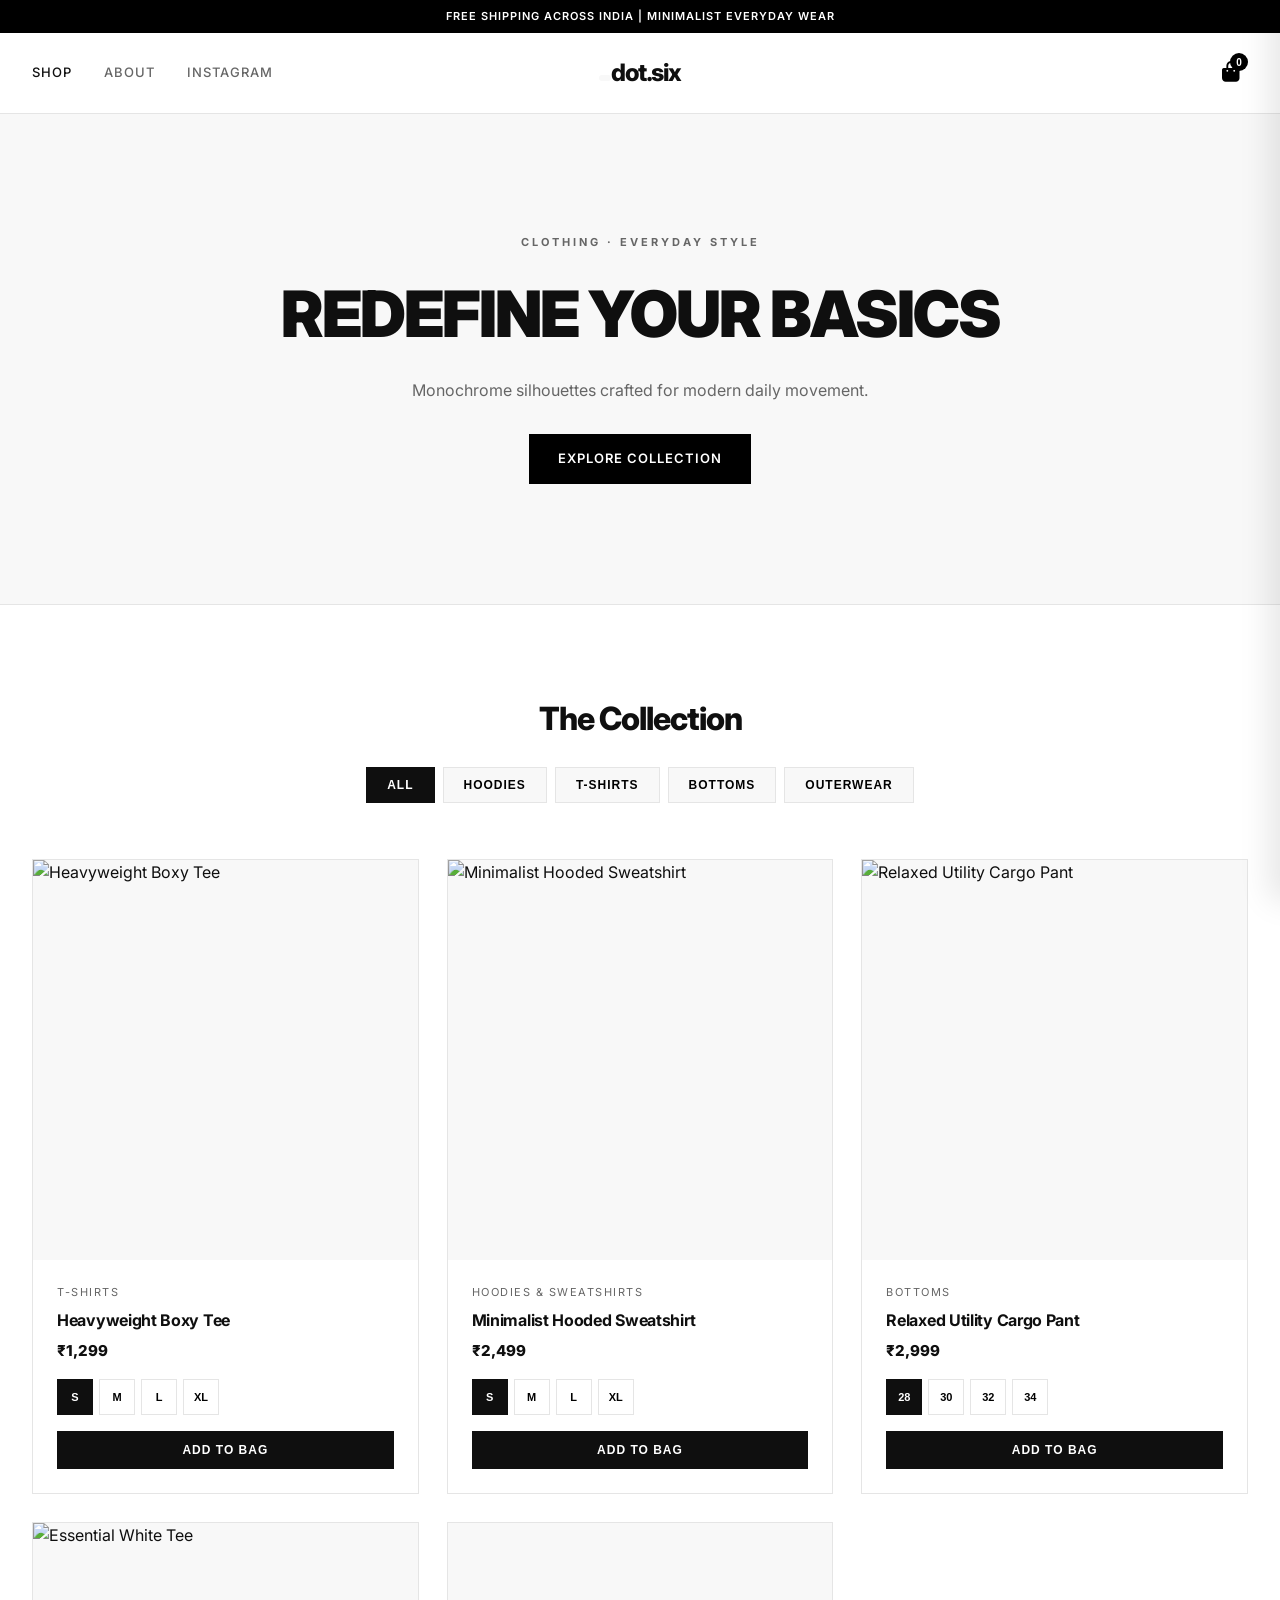
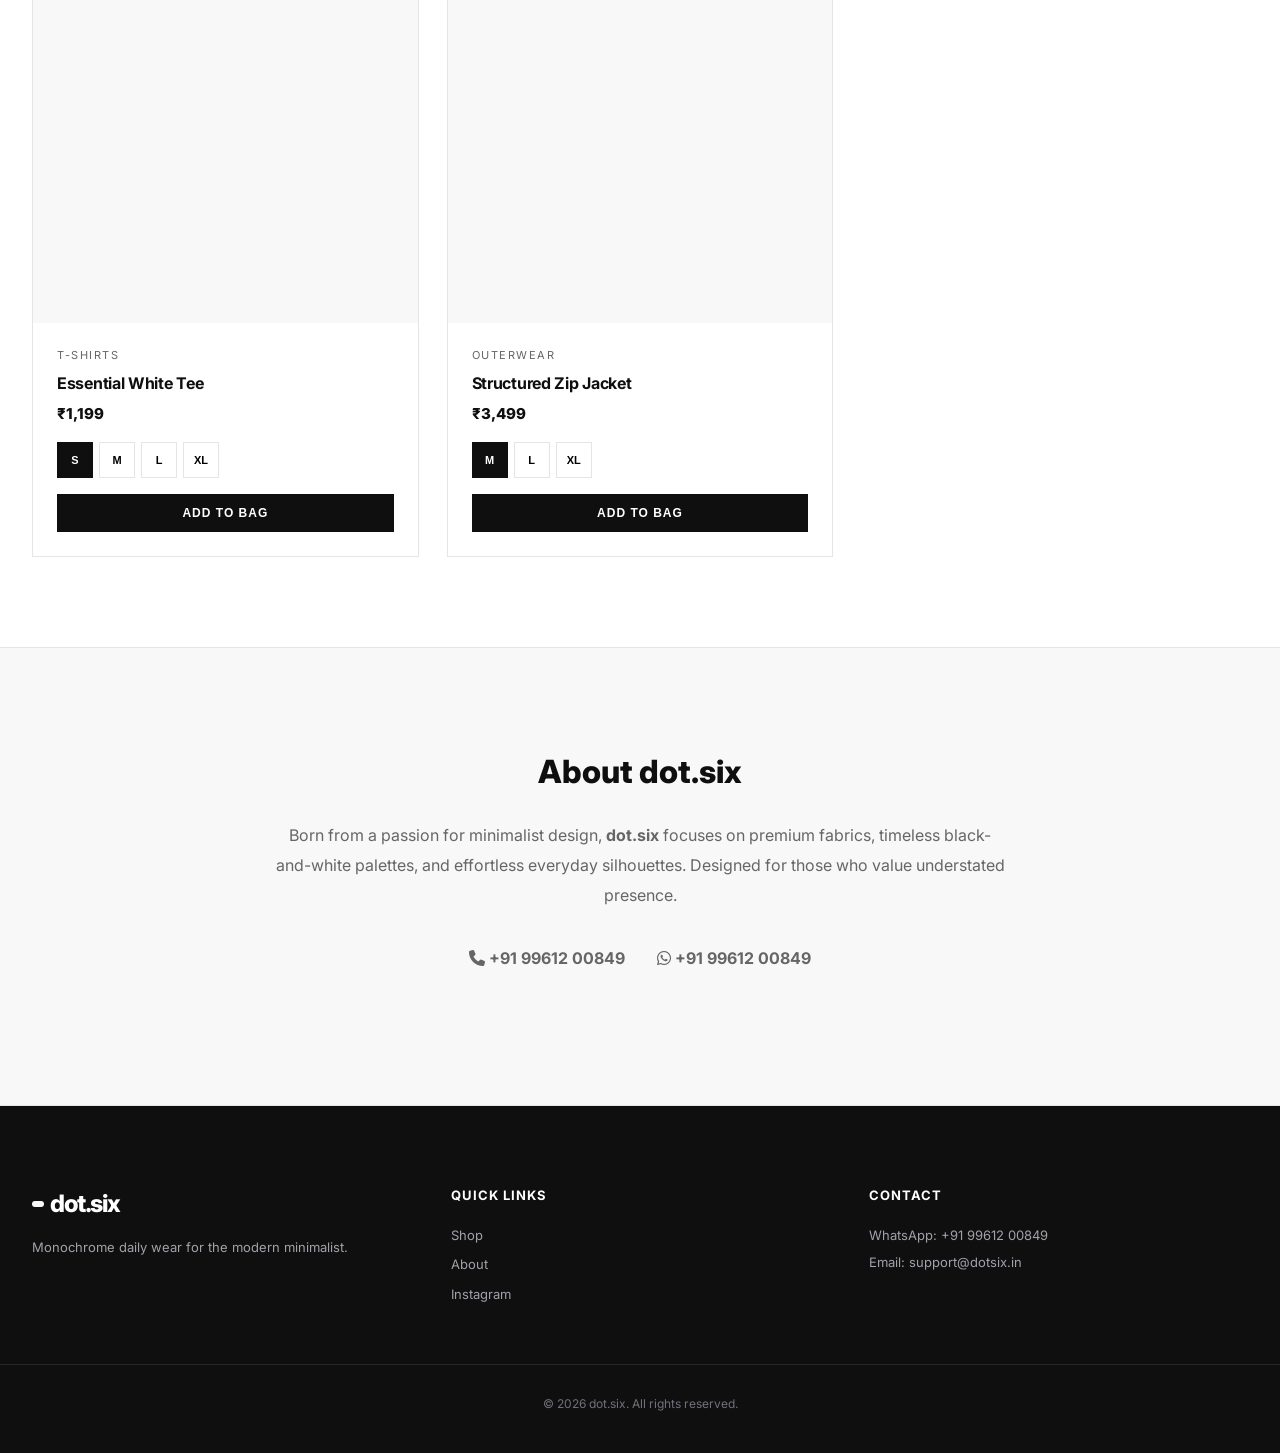
<file: index.html>
<!DOCTYPE html>
<html lang="en">
<head>
    <meta charset="UTF-8">
    <meta name="viewport" content="width=device-width, initial-scale=1.0">
    <title>dot.six — Clothing & Everyday Style</title>
    <link rel="stylesheet" href="style.css">
    <link rel="preconnect" href="https://fonts.googleapis.com">
    <link rel="preconnect" href="https://fonts.gstatic.com" crossorigin>
    <link href="https://fonts.googleapis.com/css2?family=Inter:wght@300;400;500;600;700&display=swap" rel="stylesheet">
    <link rel="stylesheet" href="https://cdnjs.cloudflare.com/ajax/libs/font-awesome/6.4.0/css/all.min.css">
</head>
<body>

    <!-- Announcement Bar -->
    <div class="announcement-bar">
        Free shipping across India | Minimalist Everyday Wear
    </div>

    <!-- Header / Navigation -->
    <header class="header">
        <div class="nav-container">
            <div class="nav-left">
                <nav class="nav-links">
                    <a href="#shop" class="active">Shop</a>
                    <a href="#about">About</a>
                    <a href="https://www.instagram.com/_dot.six" target="_blank">Instagram</a>
                </nav>
            </div>
            
            <div class="logo-brand">
                <a href="index.html">
                    <span class="logo-dot"></span>dot.six
                </a>
            </div>

            <div class="nav-right">
                <button class="icon-btn" id="cartBtn" title="Cart">
                    <i class="fa-solid fa-bag-shopping"></i>
                    <span class="cart-badge" id="cartCount">0</span>
                </button>
            </div>
        </div>
    </header>

    <!-- Hero Section -->
    <section class="hero">
        <div class="hero-content">
            <span class="hero-subtitle">CLOTHING · EVERYDAY STYLE</span>
            <h1>REDEFINE YOUR BASICS</h1>
            <p>Monochrome silhouettes crafted for modern daily movement.</p>
            <a href="#shop" class="btn btn-primary">Explore Collection</a>
        </div>
    </section>

    <!-- Shop / Product Catalog Section -->
    <section class="shop-section" id="shop">
        <div class="container">
            <div class="section-header">
                <h2>The Collection</h2>
                <div class="filter-buttons" id="filterContainer">
                    <button class="filter-btn active" data-filter="all">All</button>
                    <button class="filter-btn" data-filter="Hoodies & Sweatshirts">Hoodies</button>
                    <button class="filter-btn" data-filter="T-Shirts">T-Shirts</button>
                    <button class="filter-btn" data-filter="Bottoms">Bottoms</button>
                    <button class="filter-btn" data-filter="Outerwear">Outerwear</button>
                </div>
            </div>

            <!-- Product Grid -->
            <div class="product-grid" id="productGrid">
                <!-- Dynamically populated from app.js -->
            </div>
        </div>
    </section>

    <!-- About Section -->
    <section class="about-section" id="about">
        <div class="container about-container">
            <div class="about-text">
                <h2>About dot.six</h2>
                <p>Born from a passion for minimalist design, <strong>dot.six</strong> focuses on premium fabrics, timeless black-and-white palettes, and effortless everyday silhouettes. Designed for those who value understated presence.</p>
                <div class="about-contact">
                    <p><i class="fa-solid fa-phone"></i> +91 99612 00849</p>
                    <p><i class="fa-brands fa-whatsapp"></i> +91 99612 00849</p>
                </div>
            </div>
        </div>
    </section>

    <!-- Shopping Cart Sidebar Drawer -->
    <div class="cart-drawer" id="cartDrawer">
        <div class="cart-header">
            <h3>Your Bag (<span id="drawerCartCount">0</span>)</h3>
            <button class="close-cart" id="closeCart"><i class="fa-solid fa-xmark"></i></button>
        </div>
        <div class="cart-body" id="cartItemsContainer"></div>
        <div class="cart-footer" id="cartFooter">
            <div class="subtotal-row">
                <span>Subtotal</span>
                <span id="cartSubtotal">₹0</span>
            </div>
            <p class="shipping-note">Shipping calculated at checkout. No returns or exchanges applicable.</p>
            <button class="btn btn-primary btn-full" id="checkoutBtn">Proceed to Checkout</button>
        </div>
    </div>
    <div class="cart-overlay" id="cartOverlay"></div>

    <!-- Checkout Modal -->
    <div class="modal" id="checkoutModal">
        <div class="modal-content">
            <button class="close-modal" id="closeModal"><i class="fa-solid fa-xmark"></i></button>
            <h2>Complete Your Order</h2>
            <form id="checkoutForm">
                <div class="form-group">
                    <label>Full Name</label>
                    <input type="text" id="custName" required placeholder="Enter your name">
                </div>
                <div class="form-group">
                    <label>Phone Number</label>
                    <input type="tel" id="custPhone" value="+91" required placeholder="Phone number">
                </div>
                <div class="form-group">
                    <label>Shipping Address</label>
                    <textarea id="custAddress" rows="3" required placeholder="House/Flat no., Street, City, Pincode"></textarea>
                </div>
                <div class="payment-method-box">
                    <p><strong>Payment Method:</strong> Online UPI (Razorpay simulated)</p>
                    <p class="cod-note">Note: Cash on Delivery (COD) is not available.</p>
                </div>
                <button type="submit" class="btn btn-primary btn-full">Pay Securely & Place Order</button>
            </form>
        </div>
    </div>

    <!-- Footer (No admin links exposed here) -->
    <footer class="footer">
        <div class="container footer-content">
            <div class="footer-col">
                <span class="logo-brand"><span class="logo-dot"></span>dot.six</span>
                <p>Monochrome daily wear for the modern minimalist.</p>
            </div>
            <div class="footer-col">
                <h4>Quick Links</h4>
                <a href="#shop">Shop</a>
                <a href="#about">About</a>
                <a href="https://www.instagram.com/_dot.six" target="_blank">Instagram</a>
            </div>
            <div class="footer-col">
                <h4>Contact</h4>
                <p>WhatsApp: +91 99612 00849</p>
                <p>Email: support@dotsix.in</p>
            </div>
        </div>
        <div class="footer-bottom">
            <p>&copy; 2026 dot.six. All rights reserved.</p>
        </div>
    </footer>

    <script src="app.js"></script>
</body>
</html>
</file>
<file: style.css>
:root {
    --bg-color: #ffffff;
    --text-color: #0f0f0f;
    --accent-color: #000000;
    --gray-light: #f8f8f8;
    --gray-border: #e5e5e5;
    --gray-text: #666666;
    --transition: all 0.25s ease;
}

* {
    margin: 0;
    padding: 0;
    box-sizing: border-box;
}

body {
    font-family: 'Inter', sans-serif;
    background-color: var(--bg-color);
    color: var(--text-color);
    line-height: 1.5;
    -webkit-font-smoothing: antialiased;
}

a {
    text-decoration: none;
    color: inherit;
}

ul {
    list-style: none;
}

.container {
    max-width: 1400px;
    margin: 0 auto;
    padding: 0 32px;
}

/* Announcement Bar */
.announcement-bar {
    background-color: var(--accent-color);
    color: #ffffff;
    text-align: center;
    font-size: 11px;
    font-weight: 600;
    padding: 8px 16px;
    letter-spacing: 1px;
    text-transform: uppercase;
}

/* Header */
.header {
    border-bottom: 1px solid var(--gray-border);
    position: sticky;
    top: 0;
    background: rgba(255, 255, 255, 0.98);
    backdrop-filter: blur(10px);
    z-index: 100;
}

.nav-container {
    display: flex;
    align-items: center;
    justify-content: space-between;
    height: 80px;
    max-width: 1400px;
    margin: 0 auto;
    padding: 0 32px;
}

.nav-left, .nav-right {
    display: flex;
    align-items: center;
    gap: 24px;
    flex: 1;
}

.nav-right {
    justify-content: flex-end;
}

.nav-links {
    display: flex;
    gap: 32px;
}

.nav-links a {
    font-size: 13px;
    font-weight: 500;
    color: var(--gray-text);
    text-transform: uppercase;
    letter-spacing: 1px;
    transition: var(--transition);
}

.nav-links a:hover, .nav-links a.active {
    color: var(--text-color);
}

.logo-brand {
    font-size: 24px;
    font-weight: 800;
    letter-spacing: -1.5px;
    display: flex;
    align-items: center;
    gap: 6px;
    justify-content: center;
    flex: 1;
}

.logo-brand span {
    font-size: 11px;
    font-weight: 600;
    background: var(--gray-light);
    padding: 2px 6px;
    border-radius: 4px;
}

.logo-dot {
    width: 6px;
    height: 6px;
    background-color: var(--accent-color);
    border-radius: 50%;
    display: inline-block;
}

.icon-btn {
    background: none;
    border: none;
    font-size: 20px;
    cursor: pointer;
    position: relative;
    padding: 8px;
    transition: var(--transition);
}

.cart-badge {
    position: absolute;
    top: 0;
    right: 0;
    background: var(--accent-color);
    color: white;
    font-size: 10px;
    font-weight: 700;
    width: 18px;
    height: 18px;
    border-radius: 50%;
    display: flex;
    align-items: center;
    justify-content: center;
}

/* Hero Section */
.hero {
    padding: 120px 24px;
    text-align: center;
    background: var(--gray-light);
    border-bottom: 1px solid var(--gray-border);
}

.hero-subtitle {
    font-size: 11px;
    font-weight: 700;
    letter-spacing: 3px;
    color: var(--gray-text);
    margin-bottom: 16px;
    display: block;
}

.hero h1 {
    font-size: clamp(40px, 6vw, 64px);
    font-weight: 900;
    letter-spacing: -2px;
    margin-bottom: 16px;
}

.hero p {
    font-size: 16px;
    color: var(--gray-text);
    margin-bottom: 32px;
}

/* Buttons */
.btn {
    display: inline-flex;
    align-items: center;
    justify-content: center;
    gap: 8px;
    padding: 14px 28px;
    font-size: 13px;
    font-weight: 600;
    letter-spacing: 1px;
    text-transform: uppercase;
    cursor: pointer;
    transition: var(--transition);
    border: 1px solid transparent;
    border-radius: 0;
}

.btn-primary {
    background-color: var(--accent-color);
    color: white;
}

.btn-primary:hover {
    background-color: #333333;
}

.btn-outline {
    background-color: transparent;
    border-color: var(--gray-border);
    color: var(--text-color);
}

.btn-outline:hover {
    border-color: var(--text-color);
}

.btn-full {
    width: 100%;
}

/* Shop & Products */
.shop-section {
    padding: 90px 0;
}

.section-header {
    display: flex;
    flex-direction: column;
    align-items: center;
    margin-bottom: 56px;
    gap: 24px;
}

.section-header h2 {
    font-size: 32px;
    font-weight: 800;
    letter-spacing: -1px;
}

.filter-buttons {
    display: flex;
    gap: 8px;
    flex-wrap: wrap;
    justify-content: center;
}

.filter-btn {
    background: var(--gray-light);
    border: 1px solid var(--gray-border);
    padding: 10px 20px;
    font-size: 12px;
    font-weight: 600;
    text-transform: uppercase;
    letter-spacing: 1px;
    cursor: pointer;
    transition: var(--transition);
}

.filter-btn.active, .filter-btn:hover {
    background: var(--text-color);
    color: white;
    border-color: var(--text-color);
}

.product-grid {
    display: grid;
    grid-template-columns: repeat(auto-fill, minmax(300px, 1fr));
    gap: 28px;
}

.product-card {
    background: #ffffff;
    border: 1px solid var(--gray-border);
    transition: var(--transition);
    display: flex;
    flex-direction: column;
}

.product-card:hover {
    border-color: #000;
}

.product-image-wrap {
    position: relative;
    width: 100%;
    height: 400px;
    background: var(--gray-light);
    overflow: hidden;
}

.product-image-wrap img {
    width: 100%;
    height: 100%;
    object-fit: cover;
    transition: transform 0.4s ease;
}

.product-card:hover .product-image-wrap img {
    transform: scale(1.04);
}

.product-info {
    padding: 24px;
    display: flex;
    flex-direction: column;
    flex: 1;
}

.product-category {
    font-size: 11px;
    color: var(--gray-text);
    text-transform: uppercase;
    letter-spacing: 1.5px;
    margin-bottom: 8px;
}

.product-title {
    font-size: 16px;
    font-weight: 700;
    margin-bottom: 8px;
    letter-spacing: -0.3px;
}

.product-price {
    font-size: 15px;
    font-weight: 800;
    margin-bottom: 16px;
}

.size-selector {
    display: flex;
    gap: 6px;
    margin-bottom: 16px;
}

.size-btn {
    width: 36px;
    height: 36px;
    border: 1px solid var(--gray-border);
    background: white;
    font-size: 11px;
    font-weight: 700;
    cursor: pointer;
    transition: var(--transition);
}

.size-btn.selected {
    border-color: var(--text-color);
    background: var(--text-color);
    color: white;
}

.add-to-cart-btn {
    margin-top: auto;
    width: 100%;
    padding: 12px;
    background: var(--text-color);
    color: white;
    border: none;
    font-size: 12px;
    font-weight: 700;
    text-transform: uppercase;
    letter-spacing: 1px;
    cursor: pointer;
    transition: var(--transition);
}

.add-to-cart-btn:hover {
    background: #333;
}

/* About Section */
.about-section {
    padding: 100px 0;
    background: var(--gray-light);
    border-top: 1px solid var(--gray-border);
    border-bottom: 1px solid var(--gray-border);
}

.about-container {
    max-width: 800px;
    text-align: center;
}

.about-text h2 {
    font-size: 32px;
    font-weight: 800;
    margin-bottom: 24px;
}

.about-text p {
    font-size: 16px;
    color: var(--gray-text);
    margin-bottom: 32px;
    line-height: 1.9;
}

.about-contact {
    display: flex;
    justify-content: center;
    gap: 32px;
    font-weight: 700;
    font-size: 14px;
}

/* Cart Drawer */
.cart-drawer {
    position: fixed;
    top: 0;
    right: -420px;
    width: 100%;
    max-width: 420px;
    height: 100%;
    background: white;
    box-shadow: -10px 0 30px rgba(0,0,0,0.1);
    z-index: 1000;
    transition: right 0.35s cubic-bezier(0.16, 1, 0.3, 1);
    display: flex;
    flex-direction: column;
}

.cart-drawer.open {
    right: 0;
}

.cart-overlay {
    position: fixed;
    top: 0;
    left: 0;
    width: 100%;
    height: 100%;
    background: rgba(0,0,0,0.5);
    z-index: 999;
    opacity: 0;
    visibility: hidden;
    transition: var(--transition);
}

.cart-overlay.open {
    opacity: 1;
    visibility: visible;
}

.cart-header {
    padding: 24px;
    border-bottom: 1px solid var(--gray-border);
    display: flex;
    align-items: center;
    justify-content: space-between;
}

.close-cart {
    background: none;
    border: none;
    font-size: 20px;
    cursor: pointer;
}

.cart-body {
    flex: 1;
    overflow-y: auto;
    padding: 24px;
}

.cart-item {
    display: flex;
    gap: 16px;
    margin-bottom: 20px;
    padding-bottom: 20px;
    border-bottom: 1px solid var(--gray-light);
}

.cart-item img {
    width: 75px;
    height: 95px;
    object-fit: cover;
    background: var(--gray-light);
}

.cart-item-details {
    flex: 1;
}

.cart-item-title {
    font-size: 14px;
    font-weight: 700;
    margin-bottom: 4px;
}

.cart-item-meta {
    font-size: 12px;
    color: var(--gray-text);
    margin-bottom: 8px;
}

.cart-item-price {
    font-size: 14px;
    font-weight: 800;
}

.remove-item {
    background: none;
    border: none;
    color: var(--gray-text);
    cursor: pointer;
    font-size: 12px;
    text-decoration: underline;
    margin-top: 6px;
}

.cart-footer {
    padding: 24px;
    border-top: 1px solid var(--gray-border);
    background: var(--gray-light);
}

.subtotal-row {
    display: flex;
    justify-content: space-between;
    font-size: 16px;
    font-weight: 800;
    margin-bottom: 8px;
}

.shipping-note {
    font-size: 11px;
    color: var(--gray-text);
    margin-bottom: 16px;
}

/* Modals */
.modal {
    position: fixed;
    top: 0;
    left: 0;
    width: 100%;
    height: 100%;
    background: rgba(0,0,0,0.6);
    display: flex;
    align-items: center;
    justify-content: center;
    z-index: 1100;
    opacity: 0;
    visibility: hidden;
    transition: var(--transition);
    padding: 20px;
}

.modal.open {
    opacity: 1;
    visibility: visible;
}

.modal-content {
    background: white;
    width: 100%;
    max-width: 520px;
    padding: 40px;
    position: relative;
    max-height: 90vh;
    overflow-y: auto;
}

.close-modal {
    position: absolute;
    top: 24px;
    right: 24px;
    background: none;
    border: none;
    font-size: 20px;
    cursor: pointer;
}

.modal-content h2 {
    font-size: 24px;
    font-weight: 800;
    margin-bottom: 28px;
}

.form-group {
    margin-bottom: 18px;
}

.form-group label {
    display: block;
    font-size: 11px;
    font-weight: 700;
    margin-bottom: 6px;
    text-transform: uppercase;
    letter-spacing: 1px;
}

.form-group input, .form-group textarea, .form-group select {
    width: 100%;
    padding: 12px 16px;
    border: 1px solid var(--gray-border);
    font-family: inherit;
    font-size: 14px;
    border-radius: 0;
    outline: none;
    transition: var(--transition);
}

.form-group input:focus, .form-group textarea:focus, .form-group select:focus {
    border-color: var(--text-color);
}

.payment-method-box {
    background: var(--gray-light);
    padding: 16px;
    font-size: 13px;
    margin-bottom: 24px;
}

.cod-note {
    font-size: 11px;
    color: var(--gray-text);
    margin-top: 4px;
}

/* Footer */
.footer {
    background: var(--text-color);
    color: white;
    padding: 80px 0 40px;
}

.footer-content {
    display: grid;
    grid-template-columns: repeat(auto-fit, minmax(240px, 1fr));
    gap: 40px;
    margin-bottom: 50px;
}

.footer-col .logo-brand {
    color: white;
    justify-content: flex-start;
    margin-bottom: 16px;
}

.footer-col p {
    color: #a1a1aa;
    font-size: 13px;
    margin-bottom: 8px;
}

.footer-col h4 {
    font-size: 13px;
    font-weight: 700;
    margin-bottom: 20px;
    letter-spacing: 1px;
    text-transform: uppercase;
}

.footer-col a {
    display: block;
    color: #a1a1aa;
    font-size: 13px;
    margin-bottom: 10px;
    transition: var(--transition);
}

.footer-col a:hover {
    color: white;
}

.footer-bottom {
    text-align: center;
    border-top: 1px solid #27272a;
    padding-top: 30px;
    font-size: 12px;
    color: #71717a;
}

/* Admin Styles & PIN Lock */
.admin-body {
    background: var(--gray-light);
}

.pin-lock-overlay {
    position: fixed;
    top: 0;
    left: 0;
    width: 100%;
    height: 100%;
    background: #000000;
    z-index: 9999;
    display: flex;
    align-items: center;
    justify-content: center;
}

.pin-box {
    background: #ffffff;
    padding: 48px;
    width: 100%;
    max-width: 400px;
    text-align: center;
}

.pin-box h2 {
    font-size: 22px;
    font-weight: 800;
    margin: 12px 0 8px;
}

.pin-box p {
    font-size: 13px;
    color: var(--gray-text);
    margin-bottom: 24px;
}

.pin-box input {
    font-size: 28px;
    text-align: center;
    letter-spacing: 8px;
    padding: 12px;
    margin-bottom: 20px;
    border: 1px solid var(--gray-border);
    width: 100%;
    outline: none;
}

.back-home-link {
    display: inline-block;
    margin-top: 20px;
    font-size: 12px;
    color: var(--gray-text);
    text-decoration: underline;
}

.admin-header {
    background: white;
    border-bottom: 1px solid var(--gray-border);
}

.admin-nav {
    display: flex;
    justify-content: space-between;
    align-items: center;
    height: 80px;
}

.admin-main {
    padding: 50px 32px;
}

.admin-flex-header {
    display: flex;
    justify-content: space-between;
    align-items: center;
    margin-bottom: 36px;
    flex-wrap: wrap;
    gap: 20px;
}

.admin-flex-header h1 {
    font-size: 22px;
    font-weight: 800;
}

.table-responsive {
    background: white;
    border: 1px solid var(--gray-border);
    overflow-x: auto;
}

.admin-table {
    width: 100%;
    border-collapse: collapse;
    text-align: left;
    font-size: 13px;
}

.admin-table th, .admin-table td {
    padding: 18px;
    border-bottom: 1px solid var(--gray-border);
}

.admin-table th {
    background: var(--gray-light);
    font-weight: 700;
    font-size: 11px;
    text-transform: uppercase;
    letter-spacing: 1px;
}

.admin-thumb {
    width: 45px;
    height: 55px;
    object-fit: cover;
    background: var(--gray-light);
}

.action-btns {
    display: flex;
    gap: 8px;
}

.btn-icon {
    background: none;
    border: 1px solid var(--gray-border);
    padding: 8px 12px;
    cursor: pointer;
    transition: var(--transition);
}

.btn-icon:hover {
    border-color: var(--text-color);
    background: var(--gray-light);
}

.btn-icon.delete:hover {
    color: #ef4444;
    border-color: #ef4444;
}
</file>
